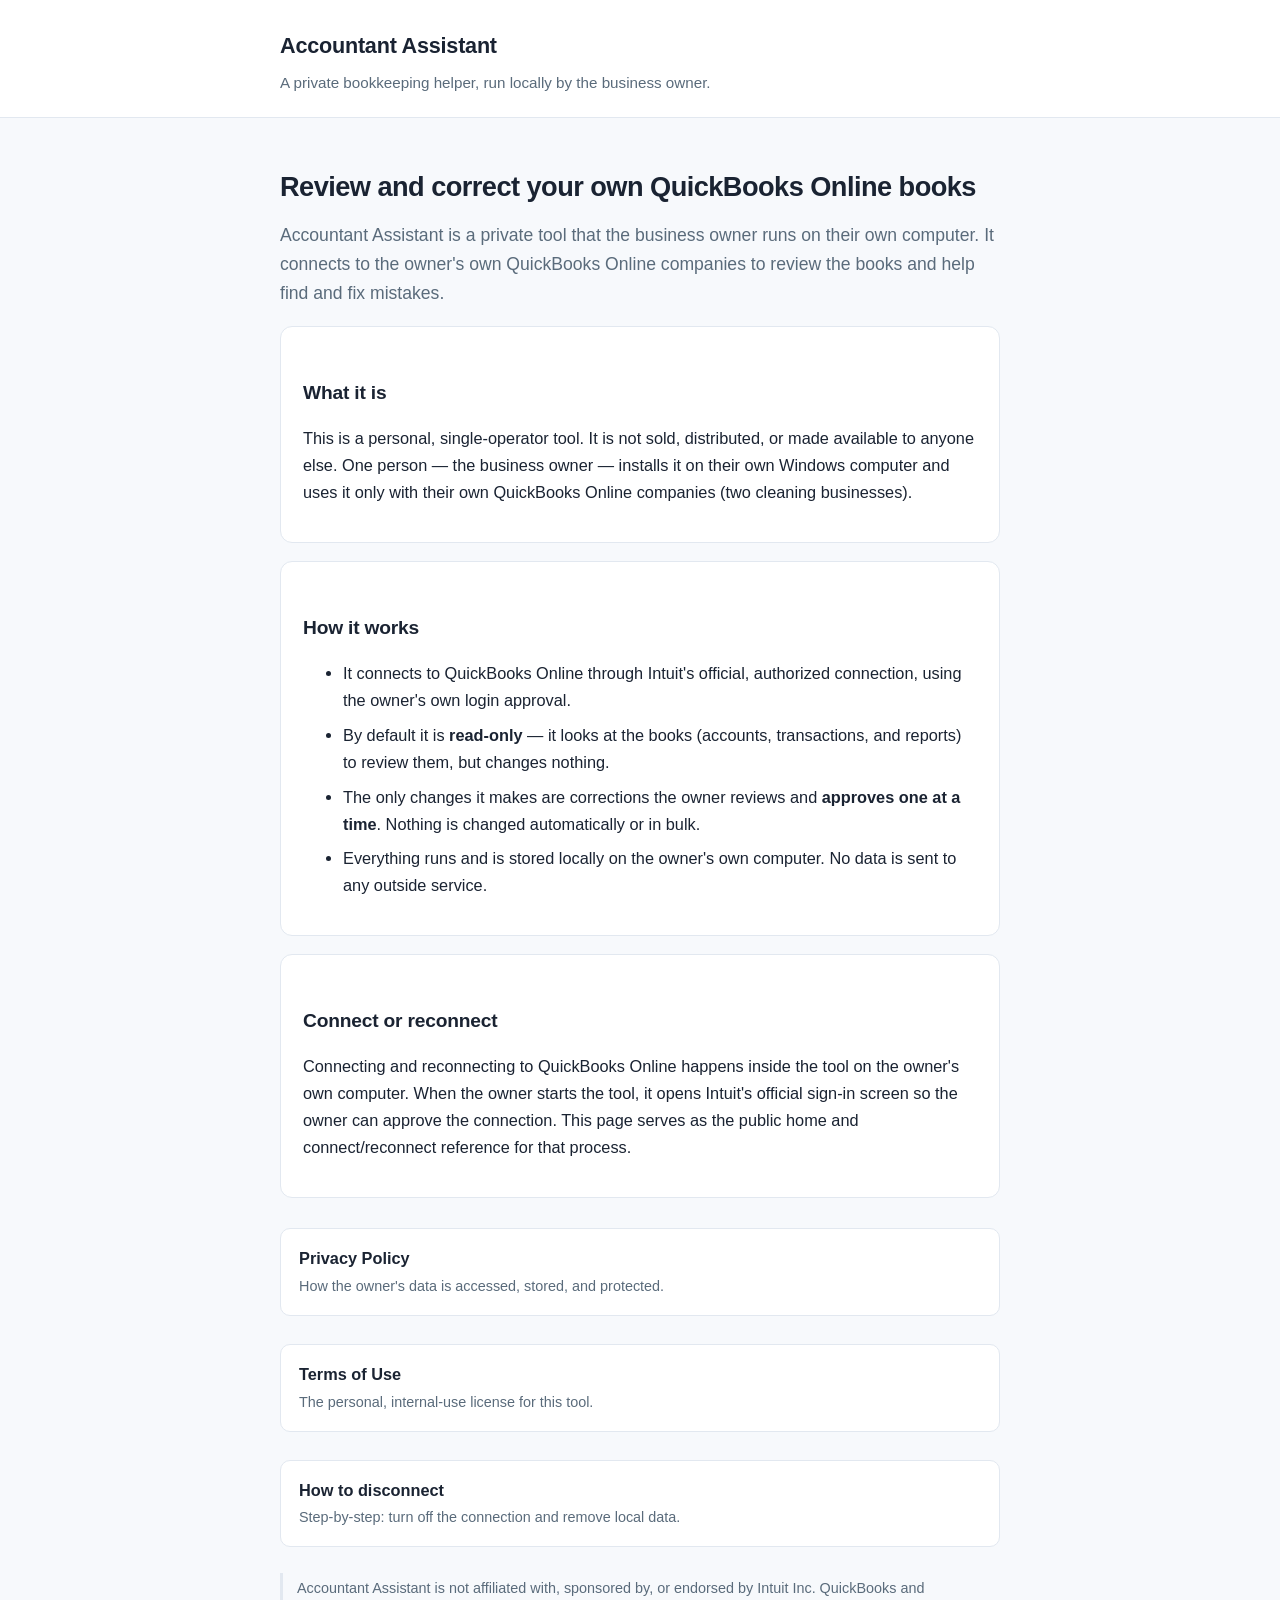
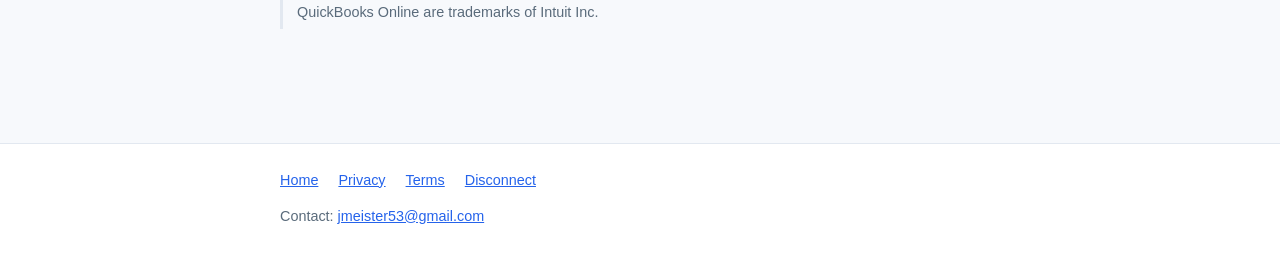
<file: index.html>
<!DOCTYPE html>
<html lang="en">
<head>
  <meta charset="UTF-8" />
  <meta name="viewport" content="width=device-width, initial-scale=1" />
  <title>Accountant Assistant</title>
  <meta name="description" content="A private, local bookkeeping helper the business owner runs to review and correct their own QuickBooks Online books." />
  <link rel="stylesheet" href="style.css" />
</head>
<body>
  <header class="site">
    <div class="wrap">
      <a class="brand" href="index.html">Accountant Assistant</a>
      <p class="tagline">A private bookkeeping helper, run locally by the business owner.</p>
    </div>
  </header>

  <main class="wrap">
    <h1>Review and correct your own QuickBooks Online books</h1>
    <p class="lead">
      Accountant Assistant is a private tool that the business owner runs on their own
      computer. It connects to the owner's own QuickBooks Online companies to review the
      books and help find and fix mistakes.
    </p>

    <div class="card">
      <h2>What it is</h2>
      <p>
        This is a personal, single-operator tool. It is not sold, distributed, or made
        available to anyone else. One person — the business owner — installs it on their own
        Windows computer and uses it only with their own QuickBooks Online companies
        (two cleaning businesses).
      </p>
    </div>

    <div class="card">
      <h2>How it works</h2>
      <ul>
        <li>
          It connects to QuickBooks Online through Intuit's official, authorized connection,
          using the owner's own login approval.
        </li>
        <li>
          By default it is <strong>read-only</strong> — it looks at the books (accounts,
          transactions, and reports) to review them, but changes nothing.
        </li>
        <li>
          The only changes it makes are corrections the owner reviews and
          <strong>approves one at a time</strong>. Nothing is changed automatically or in bulk.
        </li>
        <li>
          Everything runs and is stored locally on the owner's own computer. No data is sent
          to any outside service.
        </li>
      </ul>
    </div>

    <div class="card">
      <h2>Connect or reconnect</h2>
      <p>
        Connecting and reconnecting to QuickBooks Online happens inside the tool on the owner's
        own computer. When the owner starts the tool, it opens Intuit's official sign-in screen
        so the owner can approve the connection. This page serves as the public home and
        connect/reconnect reference for that process.
      </p>
    </div>

    <ul class="links">
      <li>
        <a href="privacy.html">Privacy Policy
          <span>How the owner's data is accessed, stored, and protected.</span>
        </a>
      </li>
      <li>
        <a href="eula.html">Terms of Use
          <span>The personal, internal-use license for this tool.</span>
        </a>
      </li>
      <li>
        <a href="disconnect.html">How to disconnect
          <span>Step-by-step: turn off the connection and remove local data.</span>
        </a>
      </li>
    </ul>

    <p class="note">
      Accountant Assistant is not affiliated with, sponsored by, or endorsed by Intuit Inc.
      QuickBooks and QuickBooks Online are trademarks of Intuit Inc.
    </p>
  </main>

  <footer class="site">
    <div class="wrap">
      <nav>
        <a href="index.html">Home</a>
        <a href="privacy.html">Privacy</a>
        <a href="eula.html">Terms</a>
        <a href="disconnect.html">Disconnect</a>
      </nav>
      <div class="contact">Contact: <a href="mailto:jmeister53@gmail.com">jmeister53@gmail.com</a></div>
    </div>
  </footer>
</body>
</html>
</file>
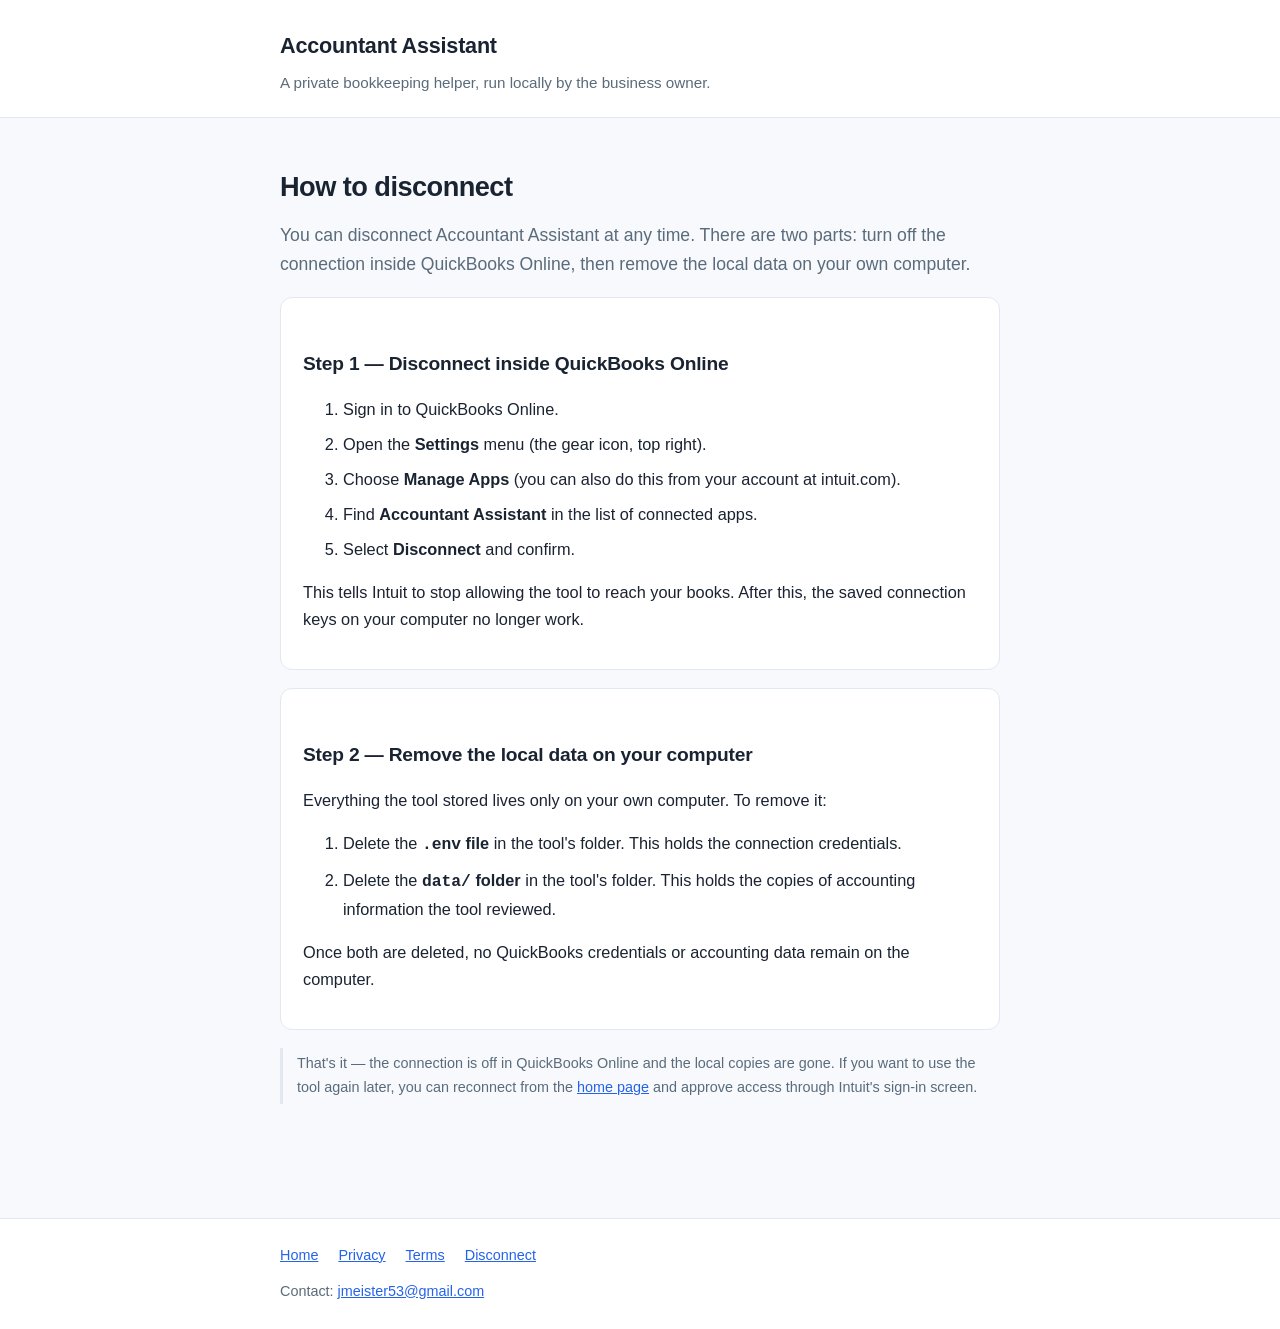
<file: disconnect.html>
<!DOCTYPE html>
<html lang="en">
<head>
  <meta charset="UTF-8" />
  <meta name="viewport" content="width=device-width, initial-scale=1" />
  <title>How to Disconnect — Accountant Assistant</title>
  <meta name="description" content="Step-by-step instructions to disconnect Accountant Assistant from QuickBooks Online and remove local data." />
  <link rel="stylesheet" href="style.css" />
</head>
<body>
  <header class="site">
    <div class="wrap">
      <a class="brand" href="index.html">Accountant Assistant</a>
      <p class="tagline">A private bookkeeping helper, run locally by the business owner.</p>
    </div>
  </header>

  <main class="wrap">
    <h1>How to disconnect</h1>
    <p class="lead">
      You can disconnect Accountant Assistant at any time. There are two parts: turn off the
      connection inside QuickBooks Online, then remove the local data on your own computer.
    </p>

    <div class="card">
      <h2>Step 1 — Disconnect inside QuickBooks Online</h2>
      <ol>
        <li>Sign in to QuickBooks Online.</li>
        <li>Open the <strong>Settings</strong> menu (the gear icon, top right).</li>
        <li>Choose <strong>Manage Apps</strong> (you can also do this from your account at intuit.com).</li>
        <li>Find <strong>Accountant Assistant</strong> in the list of connected apps.</li>
        <li>Select <strong>Disconnect</strong> and confirm.</li>
      </ol>
      <p>
        This tells Intuit to stop allowing the tool to reach your books. After this, the saved
        connection keys on your computer no longer work.
      </p>
    </div>

    <div class="card">
      <h2>Step 2 — Remove the local data on your computer</h2>
      <p>
        Everything the tool stored lives only on your own computer. To remove it:
      </p>
      <ol>
        <li>
          Delete the <strong><code>.env</code> file</strong> in the tool's folder. This holds the
          connection credentials.
        </li>
        <li>
          Delete the <strong><code>data/</code> folder</strong> in the tool's folder. This holds
          the copies of accounting information the tool reviewed.
        </li>
      </ol>
      <p>
        Once both are deleted, no QuickBooks credentials or accounting data remain on the
        computer.
      </p>
    </div>

    <p class="note">
      That's it — the connection is off in QuickBooks Online and the local copies are gone.
      If you want to use the tool again later, you can reconnect from the
      <a href="index.html">home page</a> and approve access through Intuit's sign-in screen.
    </p>
  </main>

  <footer class="site">
    <div class="wrap">
      <nav>
        <a href="index.html">Home</a>
        <a href="privacy.html">Privacy</a>
        <a href="eula.html">Terms</a>
        <a href="disconnect.html">Disconnect</a>
      </nav>
      <div class="contact">Contact: <a href="mailto:jmeister53@gmail.com">jmeister53@gmail.com</a></div>
    </div>
  </footer>
</body>
</html>
</file>
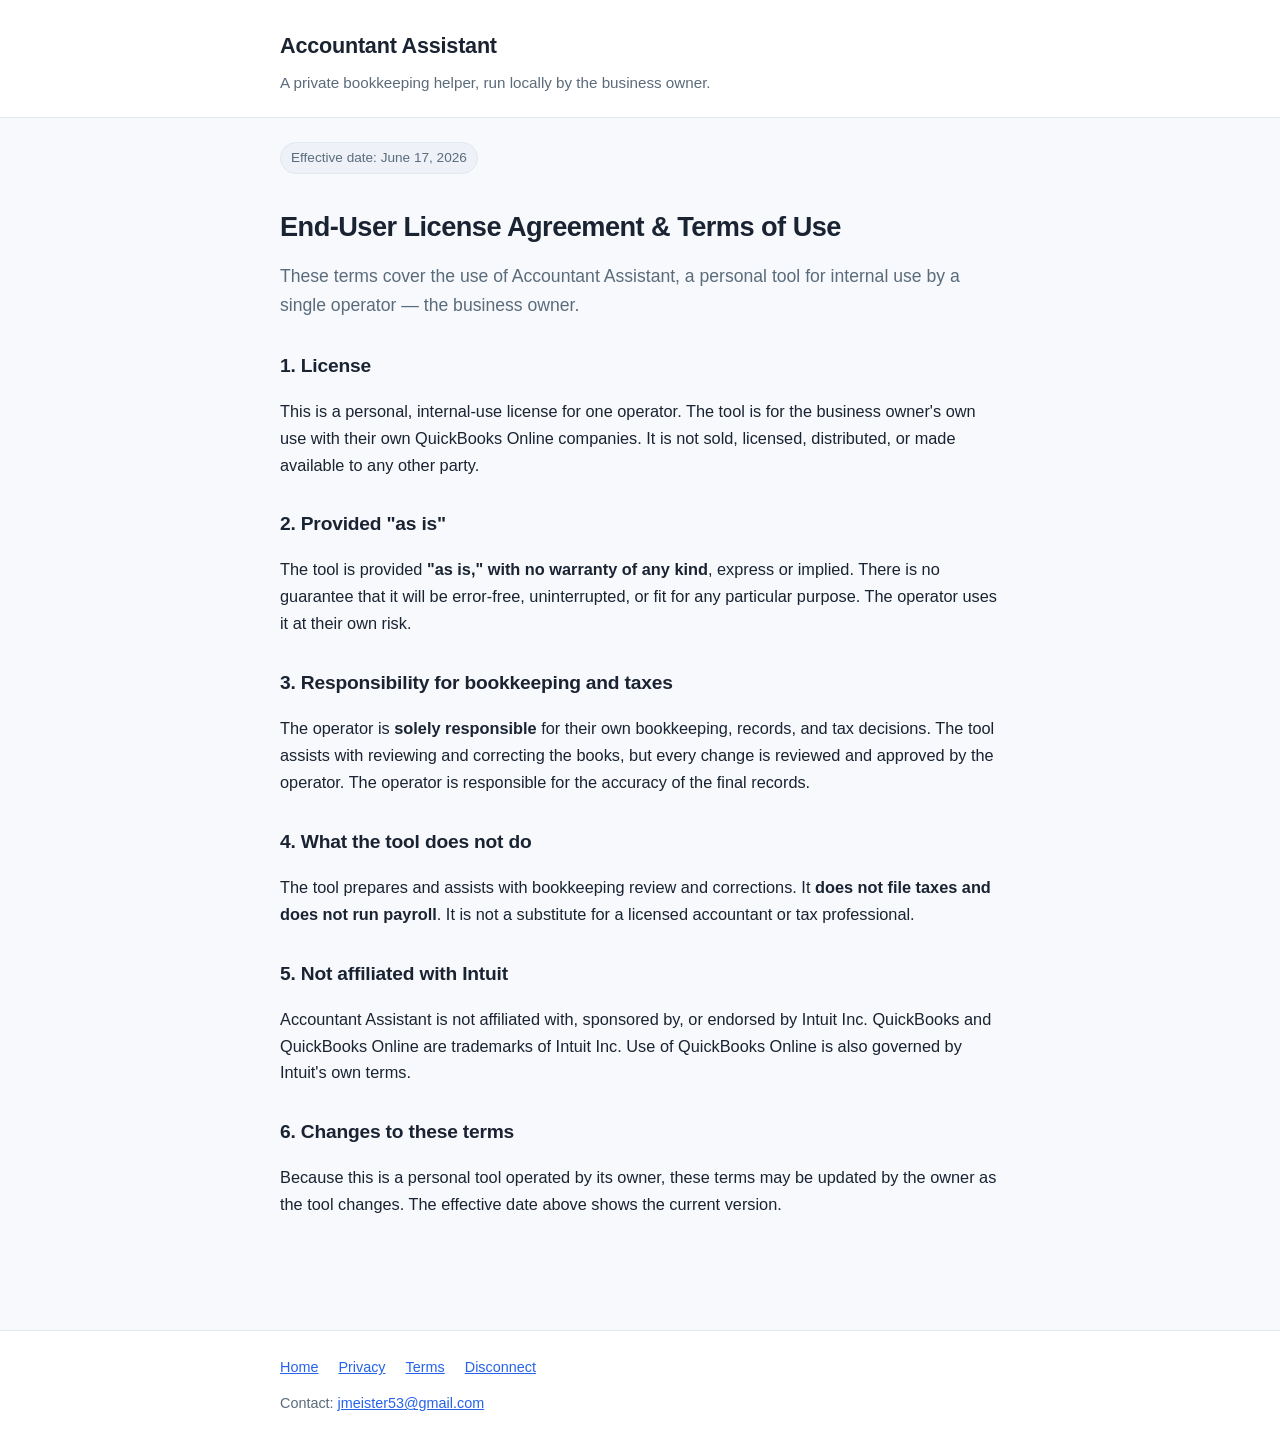
<file: eula.html>
<!DOCTYPE html>
<html lang="en">
<head>
  <meta charset="UTF-8" />
  <meta name="viewport" content="width=device-width, initial-scale=1" />
  <title>Terms of Use — Accountant Assistant</title>
  <meta name="description" content="End-User License Agreement and Terms of Use for Accountant Assistant." />
  <link rel="stylesheet" href="style.css" />
</head>
<body>
  <header class="site">
    <div class="wrap">
      <a class="brand" href="index.html">Accountant Assistant</a>
      <p class="tagline">A private bookkeeping helper, run locally by the business owner.</p>
    </div>
  </header>

  <main class="wrap">
    <span class="effective">Effective date: June 17, 2026</span>
    <h1>End-User License Agreement &amp; Terms of Use</h1>
    <p class="lead">
      These terms cover the use of Accountant Assistant, a personal tool for internal use by a
      single operator — the business owner.
    </p>

    <h2>1. License</h2>
    <p>
      This is a personal, internal-use license for one operator. The tool is for the business
      owner's own use with their own QuickBooks Online companies. It is not sold, licensed,
      distributed, or made available to any other party.
    </p>

    <h2>2. Provided "as is"</h2>
    <p>
      The tool is provided <strong>"as is," with no warranty of any kind</strong>, express or
      implied. There is no guarantee that it will be error-free, uninterrupted, or fit for any
      particular purpose. The operator uses it at their own risk.
    </p>

    <h2>3. Responsibility for bookkeeping and taxes</h2>
    <p>
      The operator is <strong>solely responsible</strong> for their own bookkeeping, records,
      and tax decisions. The tool assists with reviewing and correcting the books, but every
      change is reviewed and approved by the operator. The operator is responsible for the
      accuracy of the final records.
    </p>

    <h2>4. What the tool does not do</h2>
    <p>
      The tool prepares and assists with bookkeeping review and corrections. It
      <strong>does not file taxes and does not run payroll</strong>. It is not a substitute for
      a licensed accountant or tax professional.
    </p>

    <h2>5. Not affiliated with Intuit</h2>
    <p>
      Accountant Assistant is not affiliated with, sponsored by, or endorsed by Intuit Inc.
      QuickBooks and QuickBooks Online are trademarks of Intuit Inc. Use of QuickBooks Online is
      also governed by Intuit's own terms.
    </p>

    <h2>6. Changes to these terms</h2>
    <p>
      Because this is a personal tool operated by its owner, these terms may be updated by the
      owner as the tool changes. The effective date above shows the current version.
    </p>
  </main>

  <footer class="site">
    <div class="wrap">
      <nav>
        <a href="index.html">Home</a>
        <a href="privacy.html">Privacy</a>
        <a href="eula.html">Terms</a>
        <a href="disconnect.html">Disconnect</a>
      </nav>
      <div class="contact">Contact: <a href="mailto:jmeister53@gmail.com">jmeister53@gmail.com</a></div>
    </div>
  </footer>
</body>
</html>
</file>
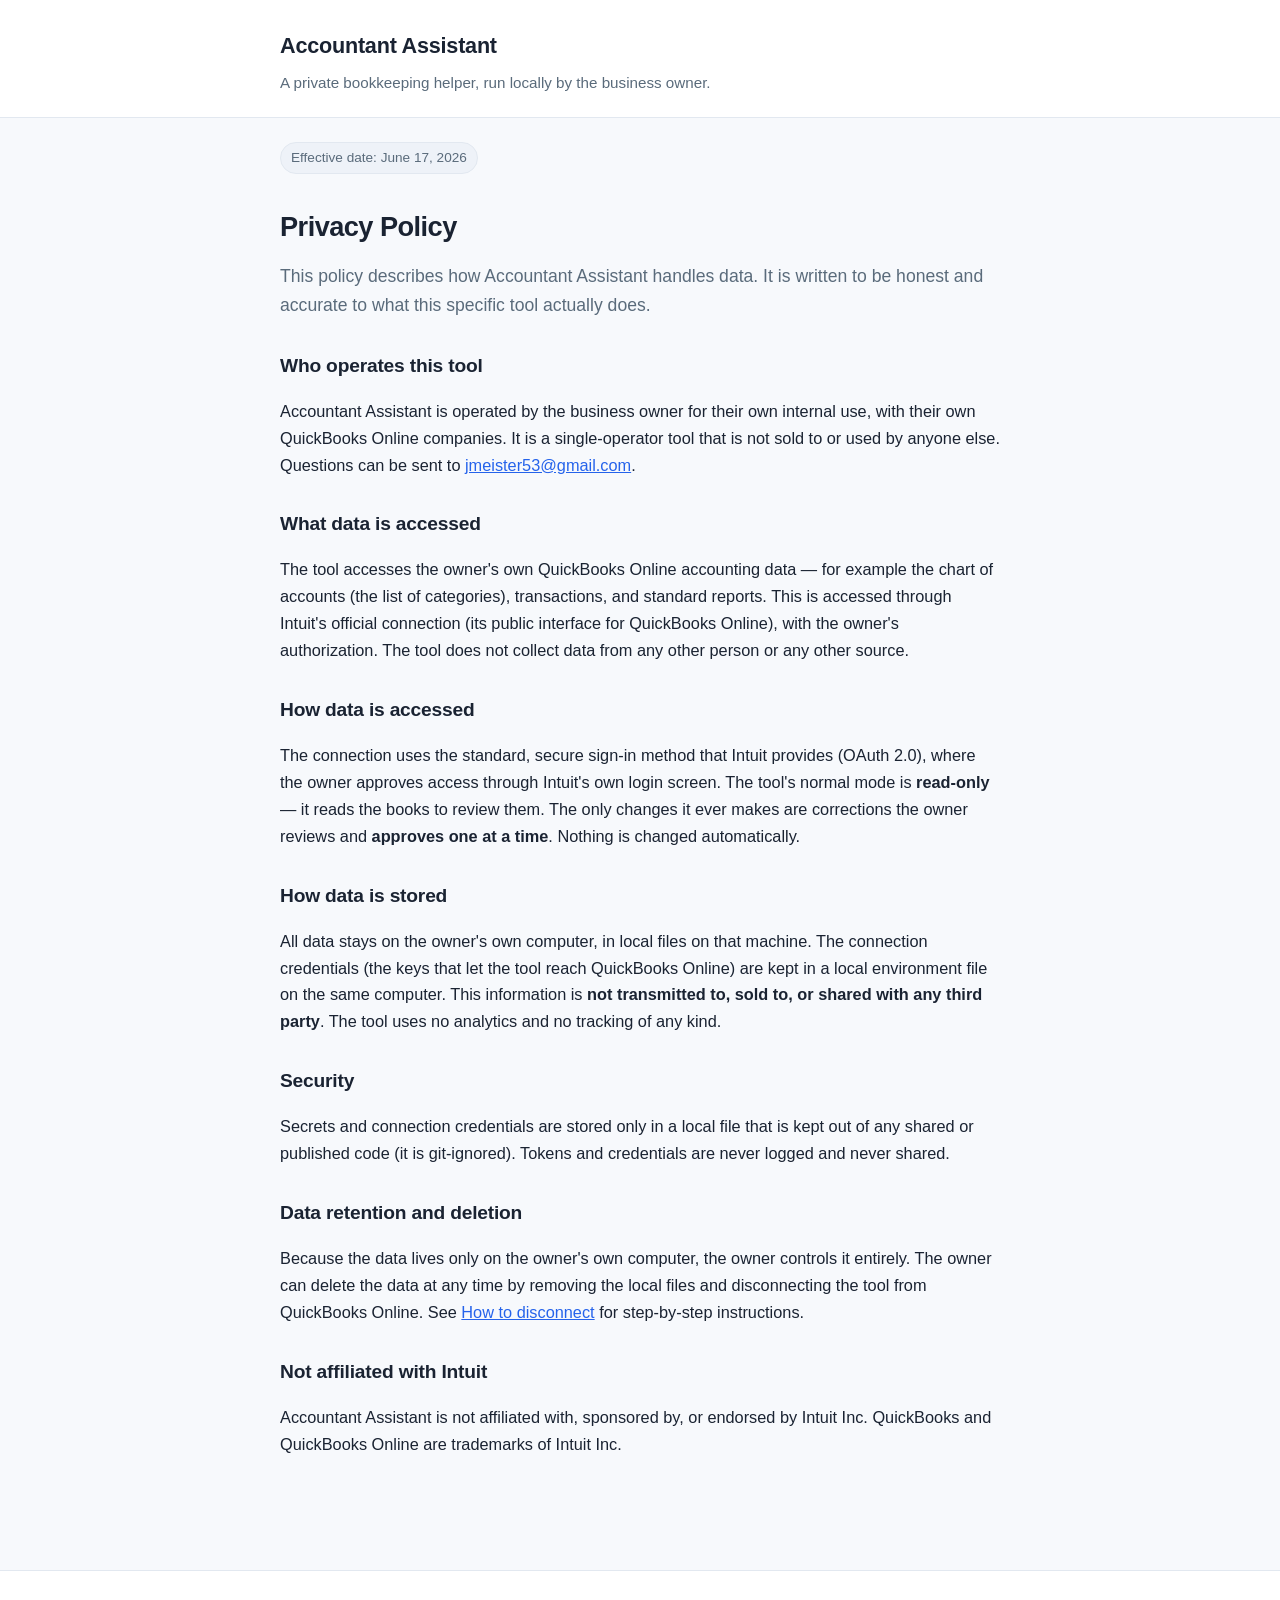
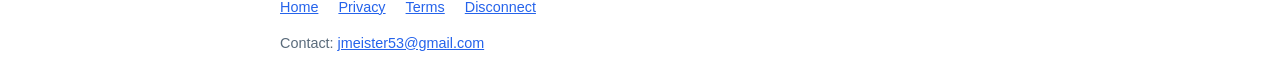
<file: privacy.html>
<!DOCTYPE html>
<html lang="en">
<head>
  <meta charset="UTF-8" />
  <meta name="viewport" content="width=device-width, initial-scale=1" />
  <title>Privacy Policy — Accountant Assistant</title>
  <meta name="description" content="Privacy Policy for Accountant Assistant, a private local bookkeeping tool." />
  <link rel="stylesheet" href="style.css" />
</head>
<body>
  <header class="site">
    <div class="wrap">
      <a class="brand" href="index.html">Accountant Assistant</a>
      <p class="tagline">A private bookkeeping helper, run locally by the business owner.</p>
    </div>
  </header>

  <main class="wrap">
    <span class="effective">Effective date: June 17, 2026</span>
    <h1>Privacy Policy</h1>
    <p class="lead">
      This policy describes how Accountant Assistant handles data. It is written to be honest
      and accurate to what this specific tool actually does.
    </p>

    <h2>Who operates this tool</h2>
    <p>
      Accountant Assistant is operated by the business owner for their own internal use, with
      their own QuickBooks Online companies. It is a single-operator tool that is not sold to
      or used by anyone else. Questions can be sent to
      <a href="mailto:jmeister53@gmail.com">jmeister53@gmail.com</a>.
    </p>

    <h2>What data is accessed</h2>
    <p>
      The tool accesses the owner's own QuickBooks Online accounting data — for example the
      chart of accounts (the list of categories), transactions, and standard reports. This is
      accessed through Intuit's official connection (its public interface for QuickBooks
      Online), with the owner's authorization. The tool does not collect data from any other
      person or any other source.
    </p>

    <h2>How data is accessed</h2>
    <p>
      The connection uses the standard, secure sign-in method that Intuit provides (OAuth 2.0),
      where the owner approves access through Intuit's own login screen. The tool's normal mode
      is <strong>read-only</strong> — it reads the books to review them. The only changes it
      ever makes are corrections the owner reviews and <strong>approves one at a time</strong>.
      Nothing is changed automatically.
    </p>

    <h2>How data is stored</h2>
    <p>
      All data stays on the owner's own computer, in local files on that machine. The
      connection credentials (the keys that let the tool reach QuickBooks Online) are kept in a
      local environment file on the same computer. This information is
      <strong>not transmitted to, sold to, or shared with any third party</strong>. The tool
      uses no analytics and no tracking of any kind.
    </p>

    <h2>Security</h2>
    <p>
      Secrets and connection credentials are stored only in a local file that is kept out of any
      shared or published code (it is git-ignored). Tokens and credentials are never logged and
      never shared.
    </p>

    <h2>Data retention and deletion</h2>
    <p>
      Because the data lives only on the owner's own computer, the owner controls it entirely.
      The owner can delete the data at any time by removing the local files and disconnecting the
      tool from QuickBooks Online. See
      <a href="disconnect.html">How to disconnect</a> for step-by-step instructions.
    </p>

    <h2>Not affiliated with Intuit</h2>
    <p>
      Accountant Assistant is not affiliated with, sponsored by, or endorsed by Intuit Inc.
      QuickBooks and QuickBooks Online are trademarks of Intuit Inc.
    </p>
  </main>

  <footer class="site">
    <div class="wrap">
      <nav>
        <a href="index.html">Home</a>
        <a href="privacy.html">Privacy</a>
        <a href="eula.html">Terms</a>
        <a href="disconnect.html">Disconnect</a>
      </nav>
      <div class="contact">Contact: <a href="mailto:jmeister53@gmail.com">jmeister53@gmail.com</a></div>
    </div>
  </footer>
</body>
</html>
</file>
<file: style.css>
:root {
  --ink: #1a2332;
  --muted: #5a6b7b;
  --line: #e2e8f0;
  --accent: #2563eb;
  --bg: #f7f9fc;
  --card: #ffffff;
}

* {
  box-sizing: border-box;
}

html {
  -webkit-text-size-adjust: 100%;
}

body {
  margin: 0;
  font-family: -apple-system, BlinkMacSystemFont, "Segoe UI", Roboto, Helvetica, Arial, sans-serif;
  line-height: 1.65;
  color: var(--ink);
  background: var(--bg);
}

.wrap {
  max-width: 760px;
  margin: 0 auto;
  padding: 24px 20px 56px;
}

header.site {
  border-bottom: 1px solid var(--line);
  background: var(--card);
}

header.site .wrap {
  padding-top: 28px;
  padding-bottom: 22px;
}

.brand {
  font-size: 1.35rem;
  font-weight: 700;
  letter-spacing: -0.01em;
  color: var(--ink);
  text-decoration: none;
}

.tagline {
  margin: 6px 0 0;
  color: var(--muted);
  font-size: 0.95rem;
}

h1 {
  font-size: 1.7rem;
  line-height: 1.25;
  letter-spacing: -0.02em;
  margin: 28px 0 8px;
}

h2 {
  font-size: 1.2rem;
  margin: 30px 0 8px;
  letter-spacing: -0.01em;
}

p, li {
  font-size: 1.02rem;
  color: var(--ink);
}

a {
  color: var(--accent);
}

.lead {
  font-size: 1.1rem;
  color: var(--muted);
}

.effective {
  display: inline-block;
  font-size: 0.85rem;
  color: var(--muted);
  background: #eef2f8;
  border: 1px solid var(--line);
  padding: 4px 10px;
  border-radius: 999px;
  margin-bottom: 8px;
}

.card {
  background: var(--card);
  border: 1px solid var(--line);
  border-radius: 12px;
  padding: 20px 22px;
  margin: 18px 0;
}

.links {
  list-style: none;
  padding: 0;
  margin: 22px 0 0;
  display: grid;
  gap: 12px;
}

.links a {
  display: block;
  background: var(--card);
  border: 1px solid var(--line);
  border-radius: 10px;
  padding: 16px 18px;
  text-decoration: none;
  color: var(--ink);
  font-weight: 600;
  transition: border-color 0.15s ease;
}

.links a:hover {
  border-color: var(--accent);
}

.links a span {
  display: block;
  font-weight: 400;
  font-size: 0.9rem;
  color: var(--muted);
  margin-top: 3px;
}

.note {
  font-size: 0.9rem;
  color: var(--muted);
  border-left: 3px solid var(--line);
  padding: 4px 0 4px 14px;
  margin: 18px 0;
}

ol li, ul li {
  margin: 8px 0;
}

footer.site {
  border-top: 1px solid var(--line);
  background: var(--card);
  margin-top: 40px;
}

footer.site .wrap {
  padding-top: 22px;
  padding-bottom: 28px;
  font-size: 0.9rem;
  color: var(--muted);
}

footer.site nav a {
  margin-right: 16px;
  white-space: nowrap;
  display: inline-block;
  line-height: 2;
}

footer.site .contact {
  margin-top: 10px;
}

@media (max-width: 480px) {
  h1 { font-size: 1.45rem; }
  body { line-height: 1.6; }
}
</file>
